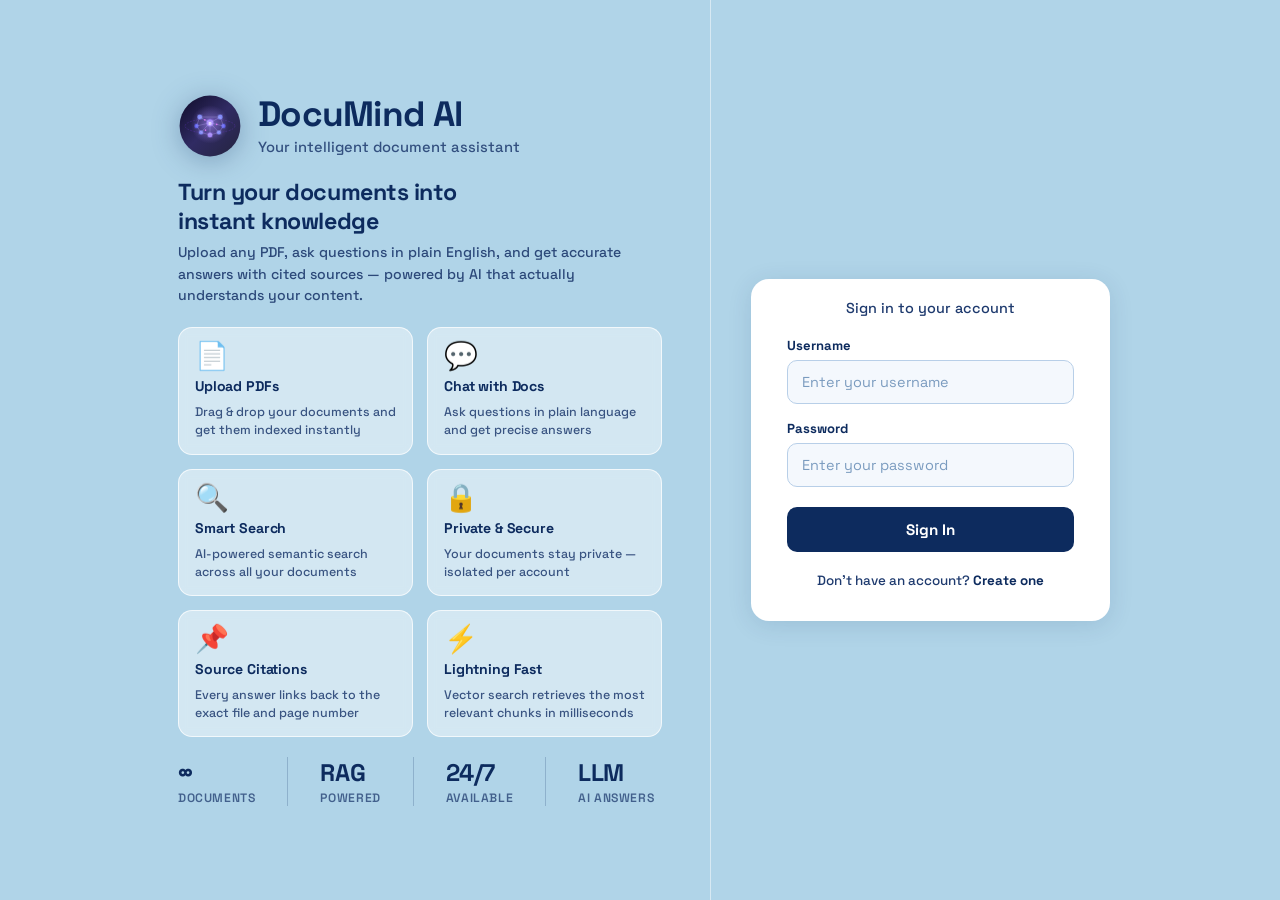
<file: static/login.html>
<!DOCTYPE html>
<html lang="en">
<head>
  <meta charset="UTF-8"/>
  <meta name="viewport" content="width=device-width, initial-scale=1.0"/>
  <title>Login — DocuMind AI</title>
  <link href="https://fonts.googleapis.com/css2?family=Space+Grotesk:wght@400;500;600;700;800&display=swap" rel="stylesheet"/>
  <link rel="stylesheet" href="/static/style.css"/>
</head>
<body>
  <div class="auth-page">

    <!-- Left panel: brand + headline + feature cards + stats -->
    <div class="auth-left">
      <div class="auth-brand">
        <img src="/static/logo.svg" alt="DocuMind AI" class="auth-brand-img"/>
        <div class="auth-brand-text">
          <h1 class="auth-brand-name">DocuMind AI</h1>
          <p class="auth-brand-tagline">Your intelligent document assistant</p>
        </div>
      </div>

      <div class="auth-headline">
        <h2>Turn your documents into<br/>instant knowledge</h2>
        <p>Upload any PDF, ask questions in plain English, and get accurate answers with cited sources — powered by AI that actually understands your content.</p>
      </div>

      <div class="auth-features">
        <div class="auth-feature-card">
          <div class="auth-feature-icon">📄</div>
          <div class="auth-feature-title">Upload PDFs</div>
          <div class="auth-feature-desc">Drag & drop your documents and get them indexed instantly</div>
        </div>
        <div class="auth-feature-card">
          <div class="auth-feature-icon">💬</div>
          <div class="auth-feature-title">Chat with Docs</div>
          <div class="auth-feature-desc">Ask questions in plain language and get precise answers</div>
        </div>
        <div class="auth-feature-card">
          <div class="auth-feature-icon">🔍</div>
          <div class="auth-feature-title">Smart Search</div>
          <div class="auth-feature-desc">AI-powered semantic search across all your documents</div>
        </div>
        <div class="auth-feature-card">
          <div class="auth-feature-icon">🔒</div>
          <div class="auth-feature-title">Private & Secure</div>
          <div class="auth-feature-desc">Your documents stay private — isolated per account</div>
        </div>
        <div class="auth-feature-card">
          <div class="auth-feature-icon">📌</div>
          <div class="auth-feature-title">Source Citations</div>
          <div class="auth-feature-desc">Every answer links back to the exact file and page number</div>
        </div>
        <div class="auth-feature-card">
          <div class="auth-feature-icon">⚡</div>
          <div class="auth-feature-title">Lightning Fast</div>
          <div class="auth-feature-desc">Vector search retrieves the most relevant chunks in milliseconds</div>
        </div>
      </div>

      <div class="auth-stats">
        <div class="auth-stat">
          <span class="auth-stat-value">∞</span>
          <span class="auth-stat-label">Documents</span>
        </div>
        <div class="auth-stat-divider"></div>
        <div class="auth-stat">
          <span class="auth-stat-value">RAG</span>
          <span class="auth-stat-label">Powered</span>
        </div>
        <div class="auth-stat-divider"></div>
        <div class="auth-stat">
          <span class="auth-stat-value">24/7</span>
          <span class="auth-stat-label">Available</span>
        </div>
        <div class="auth-stat-divider"></div>
        <div class="auth-stat">
          <span class="auth-stat-value">LLM</span>
          <span class="auth-stat-label">AI Answers</span>
        </div>
      </div>
    </div>

    <!-- Right panel: login form -->
    <div class="auth-right">
      <div class="auth-card">
        <p class="auth-subtitle">Sign in to your account</p>

        <div id="authError" class="auth-error hidden"></div>

        <form id="loginForm" class="auth-form">
          <div class="form-group">
            <label for="username">Username</label>
            <input type="text" id="username" placeholder="Enter your username" autocomplete="username" required/>
          </div>
          <div class="form-group">
            <label for="password">Password</label>
            <input type="password" id="password" placeholder="Enter your password" autocomplete="current-password" required/>
          </div>
          <button type="submit" class="auth-btn" id="submitBtn">Sign In</button>
        </form>

        <p class="auth-switch">
          Don't have an account? <a href="/register">Create one</a>
        </p>
      </div>
    </div>

  </div>

  <script>
    // Redirect if already logged in
    if (localStorage.getItem('token')) window.location.href = '/';

    document.getElementById('loginForm').addEventListener('submit', async (e) => {
      e.preventDefault();
      const btn = document.getElementById('submitBtn');
      const errorDiv = document.getElementById('authError');
      btn.disabled = true;
      btn.textContent = 'Signing in...';
      errorDiv.classList.add('hidden');

      try {
        const res = await fetch('/api/v1/auth/login', {
          method: 'POST',
          headers: { 'Content-Type': 'application/json' },
          body: JSON.stringify({
            username: document.getElementById('username').value.trim(),
            password: document.getElementById('password').value,
          }),
        });
        const data = await res.json();
        if (!res.ok) {
          errorDiv.textContent = data.detail || 'Login failed.';
          errorDiv.classList.remove('hidden');
        } else {
          localStorage.setItem('token', data.access_token);
          localStorage.setItem('username', data.username);
          window.location.href = '/';
        }
      } catch {
        errorDiv.textContent = 'Could not reach the server.';
        errorDiv.classList.remove('hidden');
      } finally {
        btn.disabled = false;
        btn.textContent = 'Sign In';
      }
    });
  </script>
</body>
</html>
</file>
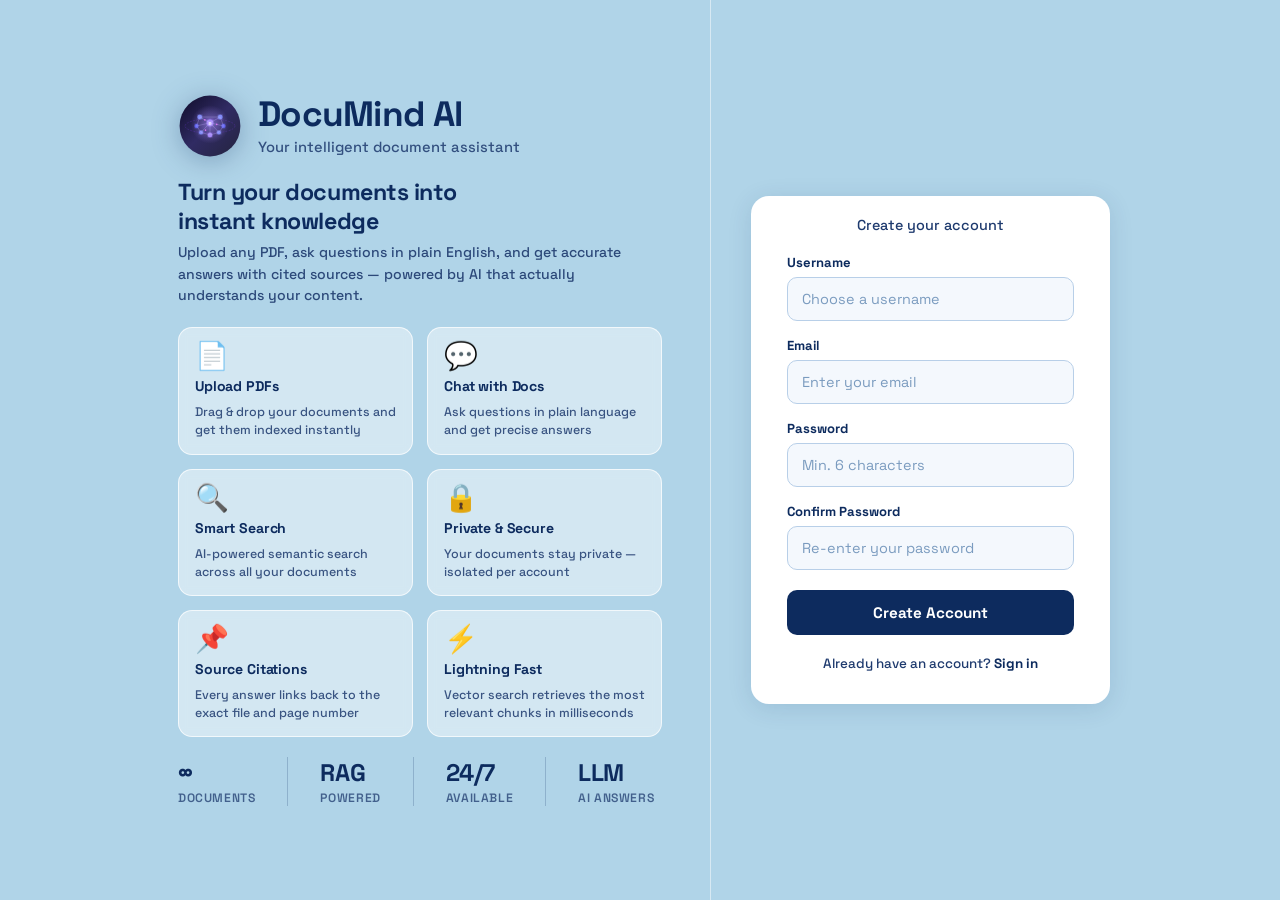
<file: static/register.html>
<!DOCTYPE html>
<html lang="en">
<head>
  <meta charset="UTF-8"/>
  <meta name="viewport" content="width=device-width, initial-scale=1.0"/>
  <title>Register — DocuMind AI</title>
  <link href="https://fonts.googleapis.com/css2?family=Space+Grotesk:wght@400;500;600;700;800&display=swap" rel="stylesheet"/>
  <link rel="stylesheet" href="/static/style.css"/>
</head>
<body>
  <div class="auth-page">

    <!-- Left panel: brand + headline + feature cards + stats -->
    <div class="auth-left">
      <div class="auth-brand">
        <img src="/static/logo.svg" alt="DocuMind AI" class="auth-brand-img"/>
        <div class="auth-brand-text">
          <h1 class="auth-brand-name">DocuMind AI</h1>
          <p class="auth-brand-tagline">Your intelligent document assistant</p>
        </div>
      </div>

      <div class="auth-headline">
        <h2>Turn your documents into<br/>instant knowledge</h2>
        <p>Upload any PDF, ask questions in plain English, and get accurate answers with cited sources — powered by AI that actually understands your content.</p>
      </div>

      <div class="auth-features">
        <div class="auth-feature-card">
          <div class="auth-feature-icon">📄</div>
          <div class="auth-feature-title">Upload PDFs</div>
          <div class="auth-feature-desc">Drag & drop your documents and get them indexed instantly</div>
        </div>
        <div class="auth-feature-card">
          <div class="auth-feature-icon">💬</div>
          <div class="auth-feature-title">Chat with Docs</div>
          <div class="auth-feature-desc">Ask questions in plain language and get precise answers</div>
        </div>
        <div class="auth-feature-card">
          <div class="auth-feature-icon">🔍</div>
          <div class="auth-feature-title">Smart Search</div>
          <div class="auth-feature-desc">AI-powered semantic search across all your documents</div>
        </div>
        <div class="auth-feature-card">
          <div class="auth-feature-icon">🔒</div>
          <div class="auth-feature-title">Private & Secure</div>
          <div class="auth-feature-desc">Your documents stay private — isolated per account</div>
        </div>
        <div class="auth-feature-card">
          <div class="auth-feature-icon">📌</div>
          <div class="auth-feature-title">Source Citations</div>
          <div class="auth-feature-desc">Every answer links back to the exact file and page number</div>
        </div>
        <div class="auth-feature-card">
          <div class="auth-feature-icon">⚡</div>
          <div class="auth-feature-title">Lightning Fast</div>
          <div class="auth-feature-desc">Vector search retrieves the most relevant chunks in milliseconds</div>
        </div>
      </div>

      <div class="auth-stats">
        <div class="auth-stat">
          <span class="auth-stat-value">∞</span>
          <span class="auth-stat-label">Documents</span>
        </div>
        <div class="auth-stat-divider"></div>
        <div class="auth-stat">
          <span class="auth-stat-value">RAG</span>
          <span class="auth-stat-label">Powered</span>
        </div>
        <div class="auth-stat-divider"></div>
        <div class="auth-stat">
          <span class="auth-stat-value">24/7</span>
          <span class="auth-stat-label">Available</span>
        </div>
        <div class="auth-stat-divider"></div>
        <div class="auth-stat">
          <span class="auth-stat-value">LLM</span>
          <span class="auth-stat-label">AI Answers</span>
        </div>
      </div>
    </div>

    <!-- Right panel: register form -->
    <div class="auth-right">
      <div class="auth-card">
        <p class="auth-subtitle">Create your account</p>

        <div id="authError" class="auth-error hidden"></div>

        <form id="registerForm" class="auth-form">
          <div class="form-group">
            <label for="username">Username</label>
            <input type="text" id="username" placeholder="Choose a username" autocomplete="username" required/>
          </div>
          <div class="form-group">
            <label for="email">Email</label>
            <input type="email" id="email" placeholder="Enter your email" autocomplete="email" required/>
          </div>
          <div class="form-group">
            <label for="password">Password</label>
            <input type="password" id="password" placeholder="Min. 6 characters" autocomplete="new-password" required/>
          </div>
          <div class="form-group">
            <label for="confirmPassword">Confirm Password</label>
            <input type="password" id="confirmPassword" placeholder="Re-enter your password" autocomplete="new-password" required/>
          </div>
          <button type="submit" class="auth-btn" id="submitBtn">Create Account</button>
        </form>

        <p class="auth-switch">
          Already have an account? <a href="/login">Sign in</a>
        </p>
      </div>
    </div>

  </div>

  <script>
    if (localStorage.getItem('token')) window.location.href = '/';

    document.getElementById('registerForm').addEventListener('submit', async (e) => {
      e.preventDefault();
      const btn = document.getElementById('submitBtn');
      const errorDiv = document.getElementById('authError');
      const password = document.getElementById('password').value;
      const confirmPassword = document.getElementById('confirmPassword').value;

      if (password !== confirmPassword) {
        errorDiv.textContent = 'Passwords do not match.';
        errorDiv.classList.remove('hidden');
        return;
      }

      btn.disabled = true;
      btn.textContent = 'Creating account...';
      errorDiv.classList.add('hidden');

      try {
        const res = await fetch('/api/v1/auth/register', {
          method: 'POST',
          headers: { 'Content-Type': 'application/json' },
          body: JSON.stringify({
            username: document.getElementById('username').value.trim(),
            email: document.getElementById('email').value.trim(),
            password: password,
          }),
        });
        const data = await res.json();
        if (!res.ok) {
          errorDiv.textContent = data.detail || 'Registration failed.';
          errorDiv.classList.remove('hidden');
        } else {
          localStorage.setItem('token', data.access_token);
          localStorage.setItem('username', data.username);
          window.location.href = '/';
        }
      } catch {
        errorDiv.textContent = 'Could not reach the server.';
        errorDiv.classList.remove('hidden');
      } finally {
        btn.disabled = false;
        btn.textContent = 'Create Account';
      }
    });
  </script>
</body>
</html>
</file>
<file: static/style.css>
* {
  margin: 0;
  padding: 0;
  box-sizing: border-box;
}

body {
  font-family: 'Space Grotesk', -apple-system, BlinkMacSystemFont, sans-serif;
  background: #f4f6fb;
  height: 100vh;
  overflow: hidden;
}

/* ── App Layout ── */
.app-layout {
  display: flex;
  height: 100vh;
}

/* ── Sidebar ── */
.sidebar {
  width: 280px;
  background: #f8f9ff;
  border-right: 1px solid #e5e7eb;
  display: flex;
  flex-direction: column;
  padding: 20px 14px;
  flex-shrink: 0;
  overflow: hidden;
}

.sidebar-logo {
  display: flex;
  align-items: center;
  gap: 10px;
  padding-bottom: 20px;
  border-bottom: 1px solid #e5e7eb;
  margin-bottom: 20px;
}

.logo-img {
  width: 36px;
  height: 36px;
}

.logo {
  font-size: 1.2rem;
  font-weight: 800;
  color: #1e1b4b;
  letter-spacing: -0.01em;
}

.sidebar-section {
  margin-bottom: 20px;
}

.sidebar-docs {
  flex: 1;
  overflow-y: auto;
  min-height: 0;
}

.panel-title {
  font-size: 0.68rem;
  font-weight: 700;
  text-transform: uppercase;
  letter-spacing: 0.1em;
  color: #9ca3af;
  margin-bottom: 10px;
}

/* Drop Zone */
.drop-zone {
  border: 2px dashed #d1d5db;
  border-radius: 12px;
  padding: 18px 12px;
  text-align: center;
  cursor: pointer;
  transition: border-color 0.2s, background 0.2s;
  display: flex;
  flex-direction: column;
  align-items: center;
  gap: 6px;
}

.drop-zone.dragover {
  border-color: #4f46e5;
  background: #eef2ff;
}

.drop-icon {
  font-size: 1.8rem;
}

.drop-text {
  font-size: 0.78rem;
  color: #374151;
  font-weight: 500;
}

.drop-or {
  font-size: 0.72rem;
  color: #9ca3af;
}

.upload-btn {
  display: inline-block;
  background: #4f46e5;
  color: #fff;
  padding: 8px 20px;
  border-radius: 8px;
  cursor: pointer;
  font-weight: 700;
  font-size: 0.8rem;
  transition: background 0.2s, transform 0.1s;
  margin-top: 4px;
  box-shadow: 0 2px 8px rgba(79, 70, 229, 0.25);
}

.upload-btn:hover {
  background: #4338ca;
  transform: translateY(-1px);
}

.upload-btn:active {
  transform: translateY(0);
}

/* Upload status */
.upload-status {
  margin-top: 8px;
  font-size: 0.76rem;
  padding: 8px 12px;
  border-radius: 8px;
  text-align: center;
  font-weight: 500;
}

.upload-status.loading {
  background: #f3f4f6;
  color: #6b7280;
}

.upload-status.success {
  background: #d1fae5;
  color: #065f46;
}

.upload-status.error {
  background: #fee2e2;
  color: #991b1b;
}

.hidden {
  display: none !important;
}

/* Document list */
.document-list {
  list-style: none;
  display: flex;
  flex-direction: column;
  gap: 6px;
}

.document-item {
  background: #fff;
  border: 1.5px solid #e5e7eb;
  border-radius: 10px;
  padding: 9px 11px;
  display: flex;
  align-items: center;
  justify-content: space-between;
  gap: 8px;
  cursor: pointer;
  transition: border-color 0.2s, background 0.2s;
}

.document-item:hover {
  background: #eef2ff;
  border-color: #a5b4fc;
}

.document-item.active {
  border-color: #4f46e5;
  background: #eef2ff;
}

.doc-info {
  flex: 1;
  min-width: 0;
}

.doc-name {
  font-size: 0.8rem;
  font-weight: 600;
  color: #111827;
  white-space: nowrap;
  overflow: hidden;
  text-overflow: ellipsis;
}

.doc-chunks {
  font-size: 0.68rem;
  color: #9ca3af;
  margin-top: 2px;
}

.delete-btn {
  background: none;
  border: none;
  color: #d1d5db;
  cursor: pointer;
  font-size: 0.85rem;
  padding: 2px 5px;
  border-radius: 4px;
  transition: color 0.2s;
  flex-shrink: 0;
}

.delete-btn:hover {
  color: #ef4444;
}

.empty-state {
  font-size: 0.78rem;
  color: #9ca3af;
  text-align: center;
  padding: 16px 0;
}

/* ── Profile Section ── */
.profile-section {
  position: relative;
  display: flex;
  align-items: center;
  gap: 10px;
  padding: 12px 10px;
  background: #fff;
  border: 1.5px solid #e5e7eb;
  border-radius: 12px;
  margin-top: auto;
  flex-shrink: 0;
  cursor: pointer;
  transition: border-color 0.2s, background 0.2s;
  user-select: none;
}

.profile-section:hover {
  border-color: #a5b4fc;
  background: #fafafa;
}

.profile-avatar {
  width: 34px;
  height: 34px;
  border-radius: 50%;
  background: linear-gradient(135deg, #4f46e5, #7c3aed);
  display: flex;
  align-items: center;
  justify-content: center;
  font-size: 0.88rem;
  font-weight: 700;
  color: #fff;
  flex-shrink: 0;
}

.profile-info {
  flex: 1;
  min-width: 0;
  display: flex;
  flex-direction: column;
}

.profile-name {
  font-size: 0.82rem;
  font-weight: 700;
  color: #111827;
  white-space: nowrap;
  overflow: hidden;
  text-overflow: ellipsis;
}

.profile-role {
  font-size: 0.68rem;
  color: #9ca3af;
  margin-top: 1px;
}

.profile-chevron {
  color: #9ca3af;
  flex-shrink: 0;
  transition: transform 0.2s;
}

.profile-section.open .profile-chevron {
  transform: rotate(180deg);
}

/* ── Profile Dropdown ── */
.profile-dropdown {
  position: absolute;
  bottom: calc(100% + 8px);
  left: 0;
  right: 0;
  background: #fff;
  border: 1px solid #e5e7eb;
  border-radius: 12px;
  box-shadow: 0 8px 24px rgba(0,0,0,0.1);
  overflow: hidden;
  z-index: 200;
}

.dropdown-header {
  padding: 12px 14px;
  display: flex;
  flex-direction: column;
  gap: 2px;
}

.dropdown-username {
  font-size: 0.84rem;
  font-weight: 700;
  color: #111827;
}

.dropdown-email {
  font-size: 0.72rem;
  color: #9ca3af;
}

.dropdown-divider {
  height: 1px;
  background: #f3f4f6;
  margin: 0;
}

.dropdown-item {
  width: 100%;
  background: none;
  border: none;
  padding: 10px 14px;
  text-align: left;
  font-size: 0.84rem;
  font-weight: 500;
  font-family: 'Space Grotesk', sans-serif;
  color: #374151;
  cursor: pointer;
  display: flex;
  align-items: center;
  gap: 10px;
  transition: background 0.15s;
}

.dropdown-item:hover {
  background: #f9fafb;
  color: #111827;
}

.dropdown-item.danger {
  color: #ef4444;
}

.dropdown-item.danger:hover {
  background: #fff5f5;
  color: #dc2626;
}

/* ── Main Content ── */
.main-content {
  flex: 1;
  display: flex;
  flex-direction: column;
  overflow: hidden;
  background: #f4f6fb;
}

/* ── Topbar ── */
.topbar {
  background: #fff;
  padding: 14px 24px;
  border-bottom: 1px solid #e5e7eb;
  display: flex;
  align-items: center;
  justify-content: space-between;
  flex-shrink: 0;
}

.topbar-left {
  display: flex;
  align-items: center;
  gap: 10px;
}

.topbar-title {
  font-size: 1rem;
  font-weight: 700;
  color: #1e1b4b;
}

.scope-label {
  background: #eef2ff;
  color: #4f46e5;
  padding: 3px 12px;
  border-radius: 20px;
  font-weight: 600;
  font-size: 0.75rem;
}

.topbar-tagline {
  font-size: 0.8rem;
  color: #9ca3af;
}

/* ── Messages ── */
.messages {
  flex: 1;
  overflow-y: auto;
  padding: 24px;
  display: flex;
  flex-direction: column;
  gap: 14px;
}

.message {
  display: flex;
  flex-direction: column;
  max-width: 75%;
}

.message.user {
  align-self: flex-end;
  align-items: flex-end;
}

.message.assistant {
  align-self: flex-start;
  align-items: flex-start;
}

.bubble {
  padding: 12px 16px;
  border-radius: 16px;
  font-size: 0.88rem;
  line-height: 1.6;
  white-space: pre-wrap;
}

.message.user .bubble {
  background: #4f46e5;
  color: #fff;
  border-bottom-right-radius: 4px;
}

.message.assistant .bubble {
  background: #fff;
  color: #111827;
  border: 1px solid #e5e7eb;
  border-bottom-left-radius: 4px;
  box-shadow: 0 1px 3px rgba(0,0,0,0.06);
}

/* ── Bubble wrapper + tooltip ── */
.bubble-wrapper {
  position: relative;
  display: inline-block;
  max-width: 100%;
}

.bubble.has-sources {
  cursor: help;
  border-bottom: 2px dashed #a5b4fc;
}

.source-tooltip {
  display: none;
  position: absolute;
  bottom: calc(100% + 10px);
  left: 0;
  background: #ffffff;
  color: #111827;
  border-radius: 12px;
  padding: 12px 16px;
  min-width: 260px;
  max-width: 340px;
  box-shadow: 0 4px 20px rgba(0,0,0,0.12);
  border: 1px solid #e5e7eb;
  z-index: 100;
  font-size: 0.8rem;
  pointer-events: none;
}

.source-tooltip::after {
  content: '';
  position: absolute;
  top: 100%;
  left: 20px;
  border: 7px solid transparent;
  border-top-color: #e5e7eb;
}

.source-tooltip::before {
  content: '';
  position: absolute;
  top: calc(100% - 1px);
  left: 21px;
  border: 6px solid transparent;
  border-top-color: #ffffff;
  z-index: 1;
}

.bubble-wrapper:hover .source-tooltip {
  display: block;
}

.tooltip-title {
  font-size: 0.68rem;
  font-weight: 700;
  text-transform: uppercase;
  letter-spacing: 0.08em;
  color: #6b7280;
  margin-bottom: 8px;
}

.tooltip-row {
  display: flex;
  justify-content: space-between;
  align-items: center;
  gap: 12px;
  padding: 6px 0;
  border-bottom: 1px solid #f3f4f6;
}

.tooltip-row:last-child {
  border-bottom: none;
}

.tooltip-file {
  color: #111827;
  font-weight: 500;
  white-space: nowrap;
  overflow: hidden;
  text-overflow: ellipsis;
  max-width: 190px;
}

.tooltip-page {
  color: #4f46e5;
  font-weight: 700;
  font-size: 0.72rem;
  flex-shrink: 0;
  background: #eef2ff;
  padding: 2px 8px;
  border-radius: 6px;
}

.thinking {
  color: #9ca3af;
  font-style: italic;
  font-size: 0.85rem;
  padding: 12px 16px;
}

/* ── Chat input ── */
.chat-input-area {
  background: #fff;
  border-top: 1px solid #e5e7eb;
  padding: 14px 24px;
  display: flex;
  gap: 10px;
  flex-shrink: 0;
}

.chat-input-area input {
  flex: 1;
  padding: 12px 16px;
  border: 1.5px solid #e5e7eb;
  border-radius: 10px;
  font-size: 0.9rem;
  font-family: 'Space Grotesk', sans-serif;
  outline: none;
  color: #111827;
  transition: border-color 0.2s;
}

.chat-input-area input:focus {
  border-color: #4f46e5;
}

.chat-input-area button {
  background: #4f46e5;
  color: #fff;
  border: none;
  padding: 12px 24px;
  border-radius: 10px;
  font-size: 0.9rem;
  font-weight: 700;
  font-family: 'Space Grotesk', sans-serif;
  cursor: pointer;
  transition: background 0.2s;
}

.chat-input-area button:hover {
  background: #4338ca;
}

.chat-input-area button:disabled {
  opacity: 0.5;
  cursor: not-allowed;
}

/* ── Auth pages (login / register) ── */
.auth-page {
  width: 100%;
  min-height: 100vh;
  display: flex;
  flex-direction: row;
  justify-content: center;
  align-items: stretch;
  background: #b0d4e8;
  overflow: auto;
}

/* Left panel — brand + feature cards */
.auth-left {
  width: 580px;
  flex-shrink: 0;
  display: flex;
  flex-direction: column;
  justify-content: center;
  padding: 36px 48px;
  gap: 20px;
}

/* Brand block — logo left, name right (row) */
.auth-brand {
  display: flex;
  flex-direction: row;
  align-items: center;
  gap: 16px;
}

.auth-brand-img {
  width: 64px;
  height: 64px;
  flex-shrink: 0;
  filter: drop-shadow(0 4px 14px rgba(13, 43, 94, 0.3));
}

.auth-brand-text {
  display: flex;
  flex-direction: column;
  gap: 4px;
}

.auth-brand-name {
  font-size: 2.2rem;
  font-weight: 800;
  color: #0d2b5e;
  letter-spacing: -0.02em;
  line-height: 1.1;
}

.auth-brand-tagline {
  font-size: 0.92rem;
  color: #1e3a6e;
  font-weight: 500;
  opacity: 0.85;
}

/* Headline + description below brand */
.auth-headline {
  display: flex;
  flex-direction: column;
  gap: 6px;
  max-width: 520px;
}

.auth-headline h2 {
  font-size: 1.45rem;
  font-weight: 800;
  color: #0d2b5e;
  letter-spacing: -0.02em;
  line-height: 1.25;
}

.auth-headline p {
  font-size: 0.88rem;
  color: #1e3a6e;
  font-weight: 500;
  line-height: 1.55;
  opacity: 0.9;
}

/* Feature cards grid */
.auth-features {
  display: grid;
  grid-template-columns: 1fr 1fr;
  gap: 14px;
  max-width: 520px;
}

.auth-feature-card {
  background: rgba(255, 255, 255, 0.45);
  border: 1px solid rgba(255, 255, 255, 0.7);
  border-radius: 14px;
  padding: 14px 16px;
  display: flex;
  flex-direction: column;
  gap: 8px;
  backdrop-filter: blur(4px);
  transition: background 0.2s, transform 0.2s;
}

.auth-feature-card:hover {
  background: rgba(255, 255, 255, 0.65);
  transform: translateY(-2px);
}

.auth-feature-icon {
  font-size: 1.7rem;
  line-height: 1;
}

.auth-feature-title {
  font-size: 0.88rem;
  font-weight: 700;
  color: #0d2b5e;
  letter-spacing: -0.01em;
}

.auth-feature-desc {
  font-size: 0.78rem;
  color: #1e3a6e;
  font-weight: 500;
  opacity: 0.85;
  line-height: 1.45;
}

/* Stats bar */
.auth-stats {
  display: flex;
  gap: 32px;
  max-width: 520px;
}

.auth-stat {
  display: flex;
  flex-direction: column;
  gap: 2px;
}

.auth-stat-value {
  font-size: 1.5rem;
  font-weight: 800;
  color: #0d2b5e;
  letter-spacing: -0.02em;
}

.auth-stat-label {
  font-size: 0.76rem;
  font-weight: 600;
  color: #1e3a6e;
  opacity: 0.75;
  text-transform: uppercase;
  letter-spacing: 0.05em;
}

.auth-stat-divider {
  width: 1px;
  background: rgba(13, 43, 94, 0.2);
  align-self: stretch;
}

/* Right panel — auth card */
.auth-right {
  width: 440px;
  flex-shrink: 0;
  display: flex;
  align-items: center;
  justify-content: center;
  padding: 48px 40px;
  background: rgba(176, 212, 232, 0.3);
  border-left: 1px solid rgba(255, 255, 255, 0.5);
}

.auth-card {
  background: #fff;
  border-radius: 18px;
  padding: 32px 36px;
  width: 100%;
  box-shadow: 0 4px 24px rgba(0, 51, 102, 0.12);
  display: flex;
  flex-direction: column;
  gap: 20px;
}

/* Responsive: stack on small screens */
@media (max-width: 768px) {
  .auth-page { flex-direction: column; }
  .auth-left { width: 100%; padding: 24px 20px; gap: 16px; }
  .auth-right { width: 100%; padding: 24px 16px; border-left: none; border-top: 1px solid rgba(255,255,255,0.5); }
  .auth-features { grid-template-columns: 1fr 1fr; }
}

.auth-subtitle {
  text-align: center;
  font-size: 0.9rem;
  color: #1e3a6e;
  margin-top: -12px;
  font-weight: 500;
}

.auth-error {
  background: #fee2e2;
  color: #991b1b;
  padding: 10px 14px;
  border-radius: 8px;
  font-size: 0.84rem;
  font-weight: 500;
  text-align: center;
}

.auth-form {
  display: flex;
  flex-direction: column;
  gap: 16px;
}

.form-group {
  display: flex;
  flex-direction: column;
  gap: 6px;
}

.form-group label {
  font-size: 0.82rem;
  font-weight: 700;
  color: #0d2b5e;
}

.form-group input {
  padding: 12px 14px;
  border: 1.5px solid #b8cfe8;
  border-radius: 10px;
  font-size: 0.9rem;
  font-family: 'Space Grotesk', sans-serif;
  color: #0d2b5e;
  outline: none;
  transition: border-color 0.2s;
  background: #f4f8fd;
}

.form-group input::placeholder {
  color: #7a9bbf;
}

.form-group input:focus {
  border-color: #1e3a6e;
  background: #fff;
}

.auth-btn {
  background: #0d2b5e;
  color: #fff;
  border: none;
  padding: 13px;
  border-radius: 10px;
  font-size: 0.95rem;
  font-weight: 700;
  font-family: 'Space Grotesk', sans-serif;
  cursor: pointer;
  transition: background 0.2s;
  margin-top: 4px;
}

.auth-btn:hover {
  background: #1e3a6e;
}

.auth-btn:disabled {
  opacity: 0.6;
  cursor: not-allowed;
}

.auth-switch {
  text-align: center;
  font-size: 0.84rem;
  color: #1e3a6e;
  font-weight: 500;
}

.auth-switch a {
  color: #0d2b5e;
  font-weight: 700;
  text-decoration: none;
}

.auth-switch a:hover {
  text-decoration: underline;
}
</file>
